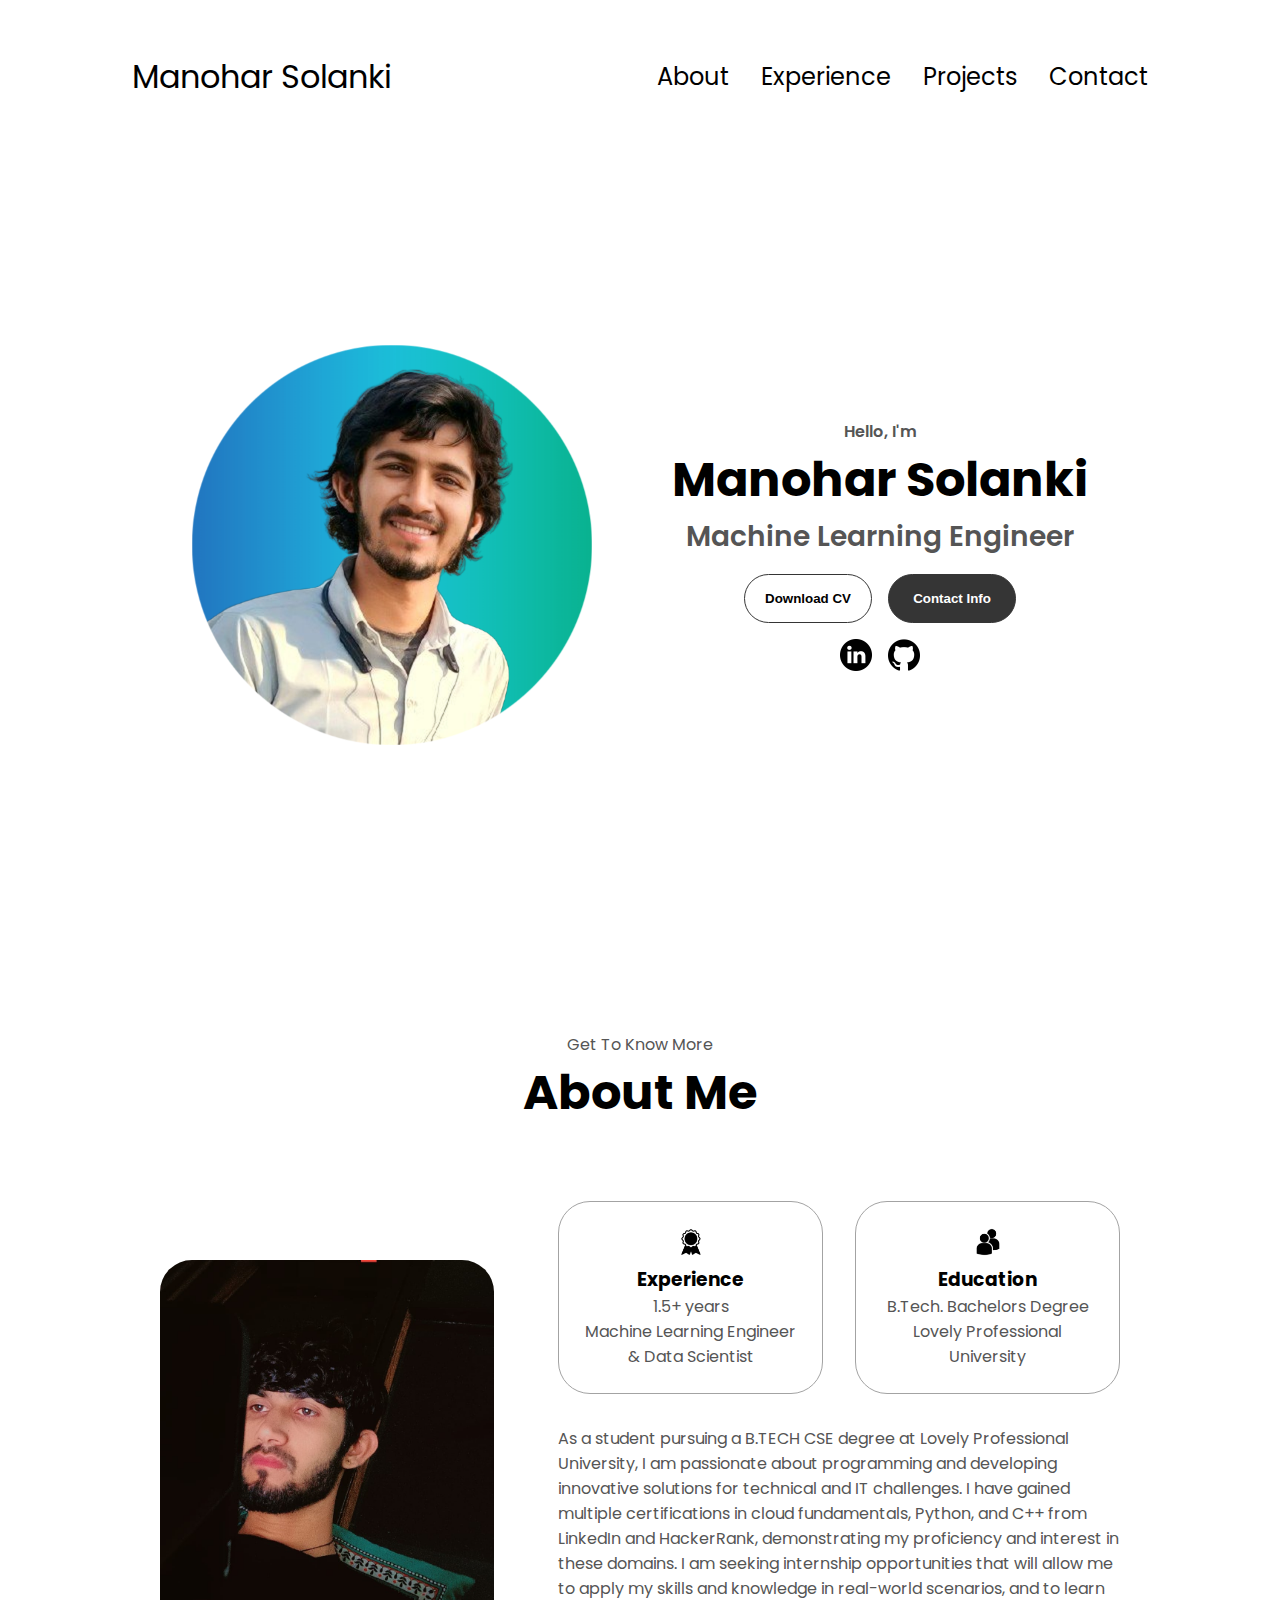
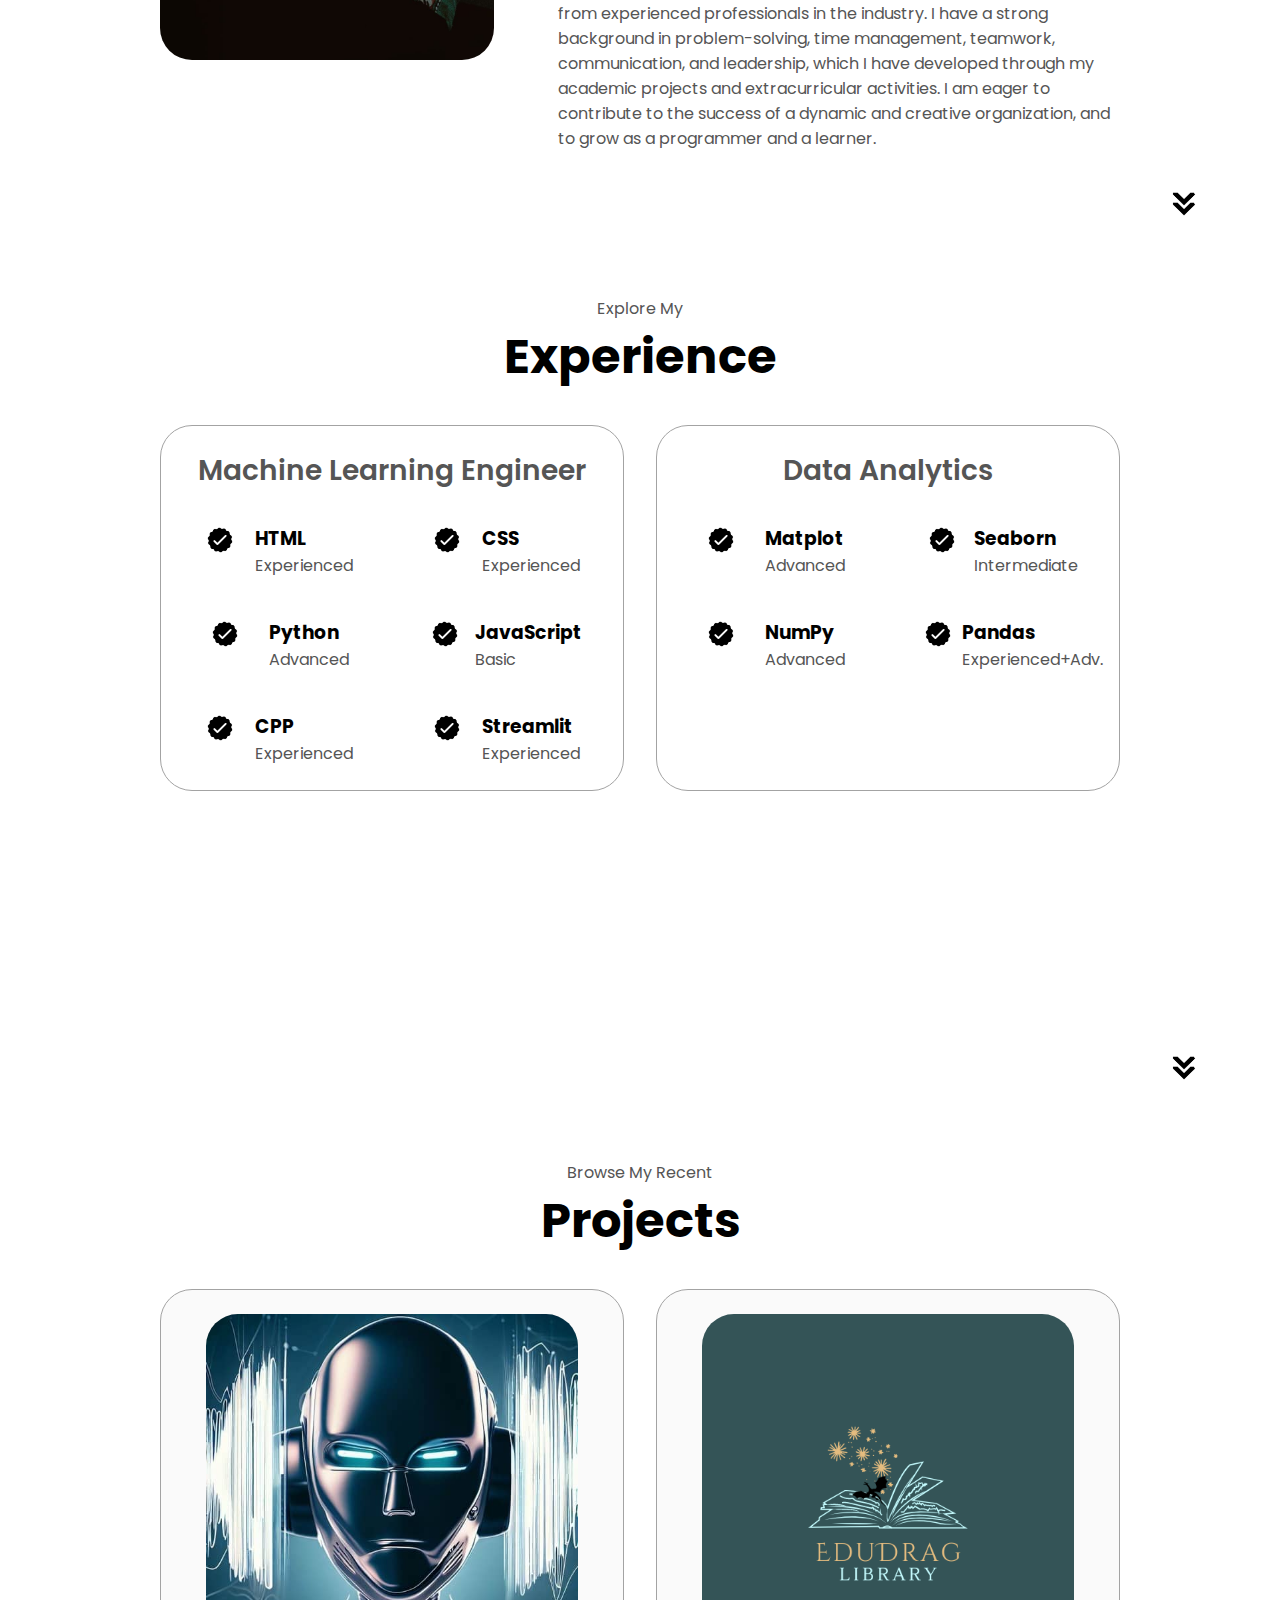
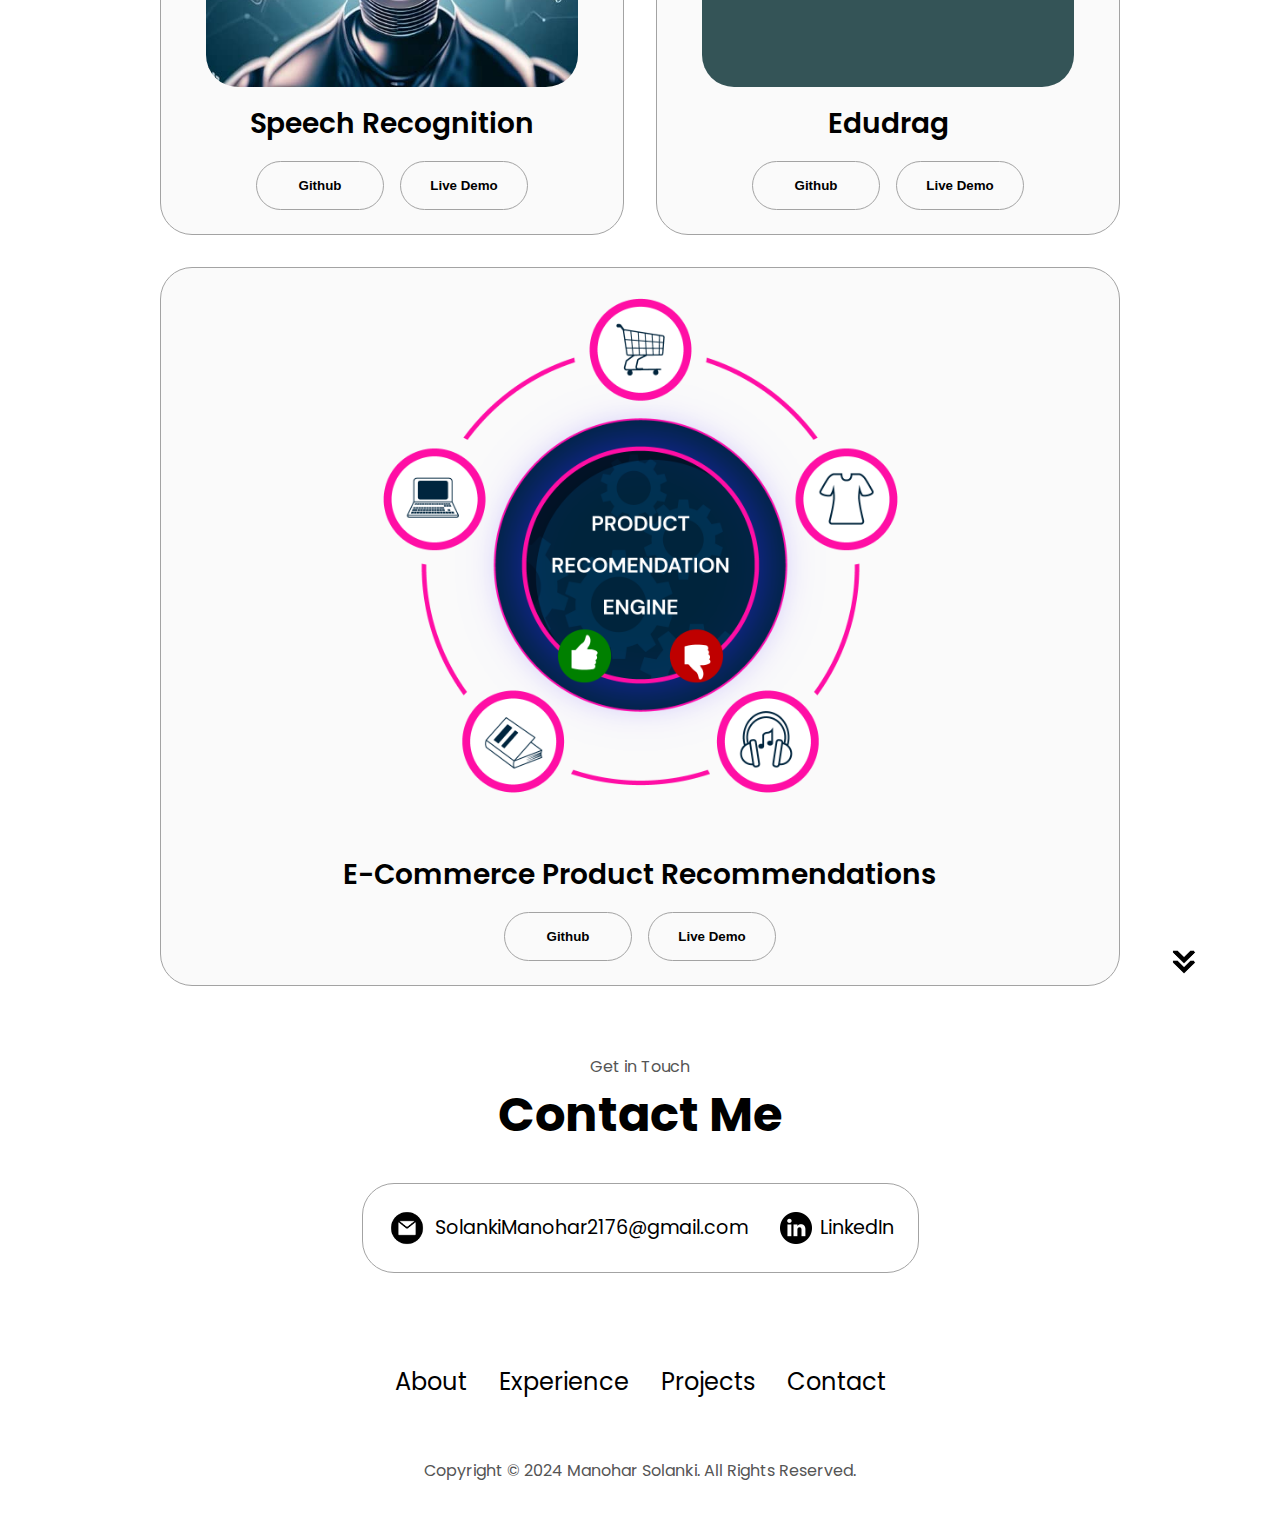
<file: index.html>
<!DOCTYPE html>
<html lang="en">
  <head>
    <meta charset="UTF-8" />
    <meta http-equiv="X-UA-Compatible" content="IE=edge" />
    <meta name="viewport" content="width=device-width, initial-scale=1.0" />
    <title>Solanki Boy</title>
    <link rel="stylesheet" href="style.css" />
    <link rel="stylesheet" href="mediaqueries.css" />
  </head>
  <body>
    <nav id="desktop-nav">
      <div class="logo">Manohar Solanki</div>
      <div>
        <ul class="nav-links">
          <li><a href="#about">About</a></li>
          <li><a href="#experience">Experience</a></li>
          <li><a href="#projects">Projects</a></li>
          <li><a href="#contact">Contact</a></li>
        </ul>
      </div>
    </nav>
    <nav id="hamburger-nav">
      <div class="logo">Manohar Solanki</div>
      <div class="hamburger-menu">
        <div class="hamburger-icon" onclick="toggleMenu()">
          <span></span>
          <span></span>
          <span></span>
        </div>
        <div class="menu-links">
          <li><a href="#about" onclick="toggleMenu()">About</a></li>
          <li><a href="#experience" onclick="toggleMenu()">Experience</a></li>
          <li><a href="#projects" onclick="toggleMenu()">Projects</a></li>
          <li><a href="#contact" onclick="toggleMenu()">Contact</a></li>
        </div>
      </div>
    </nav>
    <section id="profile">
      <div class="section__pic-container">
        <img src="./assets/profile.jpg" alt="Manohar Solanki profile picture" />
      </div>
      <div class="section__text">
        <p class="section__text__p1">Hello, I'm</p>
        <h1 class="title">Manohar Solanki</h1>
        <p class="section__text__p2">Machine Learning Engineer</p>
        <div class="btn-container">
          <button
            class="btn btn-color-2"
            onclick="window.open('./assets/Specialised CV.pdf')"
          >
            Download CV
          </button>
          <button class="btn btn-color-1" onclick="location.href='./#contact'">
            Contact Info
          </button>
        </div>
        <div id="socials-container">
          <img
            src="./assets/linkedin.png"
            alt="My LinkedIn profile"
            class="icon"
            onclick="location.href=' https://www.linkedin.com/in/mr-manohar-solanki/'"
          />
          <img
            src="./assets/github.png"
            alt="My Github profile"
            class="icon"
            onclick="location.href='https://github.com/solankiboy939'"
          />
        </div>
      </div>
    </section>
    <section id="about">
      <p class="section__text__p1">Get To Know More</p>
      <h1 class="title">About Me</h1>
      <div class="section-container">
        <div class="section__pic-container">
          <img
            src="./assets/about.jpg"
            alt="Profile picture"
            class="about-pic"
          />
        </div>
        <div class="about-details-container">
          <div class="about-containers">
            <div class="details-container">
              <img
                src="./assets/experience.png"
                alt="Experience icon"
                class="icon"
              />
              <h3>Experience</h3>
              <p>1.5+ years <br />Machine Learning Engineer & Data Scientist</p>
            </div>
            <div class="details-container">
              <img
                src="./assets/education.png"
                alt="Education icon"
                class="icon"
              />
              <h3>Education</h3>
              <p>B.Tech. Bachelors Degree<br />Lovely Professional University</p>
            </div>
          </div>
          <div class="text-container">
            <p>
              As a student pursuing a B.TECH CSE degree at Lovely Professional University, I am passionate about programming and developing innovative solutions for technical and IT challenges. I have gained multiple certifications in cloud fundamentals, Python, and C++ from LinkedIn and HackerRank, demonstrating my proficiency and interest in these domains. I am seeking internship opportunities that will allow me to apply my skills and knowledge in real-world scenarios, and to learn from experienced professionals in the industry. I have a strong background in problem-solving, time management, teamwork, communication, and leadership, which I have developed through my academic projects and extracurricular activities. I am eager to contribute to the success of a dynamic and creative organization, and to grow as a programmer and a learner.
            </p>
          </div>
        </div>
      </div>
      <img
        src="./assets/arrow.png"
        alt="Arrow icon"
        class="icon arrow"
        onclick="location.href='./#experience'"
      />
    </section>
    <section id="experience">
      <p class="section__text__p1">Explore My</p>
      <h1 class="title">Experience</h1>
      <div class="experience-details-container">
        <div class="about-containers">
          <div class="details-container">
            <h2 class="experience-sub-title">Machine Learning Engineer</h2>
            <div class="article-container">
              <article>
                <img
                  src="./assets/checkmark.png"
                  alt="Experience icon"
                  class="icon"
                />
                <div>
                  <h3>HTML</h3>
                  <p>Experienced</p>
                </div>
              </article>
              <article>
                <img
                  src="./assets/checkmark.png"
                  alt="Experience icon"
                  class="icon"
                />
                <div>
                  <h3>CSS</h3>
                  <p>Experienced</p>
                </div>
              </article>
              <article>
                <img
                  src="./assets/checkmark.png"
                  alt="Experience icon"
                  class="icon"
                />
                <div>
                  <h3>Python</h3>
                  <p>Advanced</p>
                </div>
              </article>
              <article>
                <img
                  src="./assets/checkmark.png"
                  alt="Experience icon"
                  class="icon"
                />
                <div>
                  <h3>JavaScript</h3>
                  <p>Basic</p>
                </div>
              </article>
              <article>
                <img
                  src="./assets/checkmark.png"
                  alt="Experience icon"
                  class="icon"
                />
                <div>
                  <h3>CPP</h3>
                  <p>Experienced</p>
                </div>
              </article>
              <article>
                <img
                  src="./assets/checkmark.png"
                  alt="Experience icon"
                  class="icon"
                />
                <div>
                  <h3>Streamlit</h3>
                  <p>Experienced</p>
                </div>
              </article>
            </div>
          </div>
          <div class="details-container">
            <h2 class="experience-sub-title">Data Analytics</h2>
            <div class="article-container">
              <article>
                <img
                  src="./assets/checkmark.png"
                  alt="Experience icon"
                  class="icon"
                />
                <div>
                  <h3>Matplot</h3>
                  <p>Advanced</p>
                </div>
              </article>
              <article>
                <img
                  src="./assets/checkmark.png"
                  alt="Experience icon"
                  class="icon"
                />
                <div>
                  <h3>Seaborn</h3>
                  <p>Intermediate</p>
                </div>
              </article>
              <article>
                <img
                  src="./assets/checkmark.png"
                  alt="Experience icon"
                  class="icon"
                />
                <div>
                  <h3>NumPy</h3>
                  <p>Advanced</p>
                </div>
              </article>
              <article>
                <img
                  src="./assets/checkmark.png"
                  alt="Experience icon"
                  class="icon"
                />
                <div>
                  <h3>Pandas</h3>
                  <p>Experienced+Adv.</p>
                </div>
              </article>
            </div>
          </div>
        </div>
      </div>
      <img
        src="./assets/arrow.png"
        alt="Arrow icon"
        class="icon arrow"
        onclick="location.href='./#projects'"
      />
    </section>
    <section id="projects">
      <p class="section__text__p1">Browse My Recent</p>
      <h1 class="title">Projects</h1>
      <div class="experience-details-container">
        <div class="about-containers">
          <div class="details-container color-container">
            <div class="article-container">
              <img
                src="./assets/rec.jpeg"
                alt="Project 1"
                class="project-img"
              />
            </div>
            <h2 class="experience-sub-title project-title">Speech Recognition</h2>
            <div class="btn-container">
              <button
                class="btn btn-color-2 project-btn"
                onclick="location.href='https://github.com/solankiboy939/Sense_to_action'"
              >
                Github
              </button>
              <button
                class="btn btn-color-2 project-btn"
                onclick="location.href='https://sensetoaction-87vrwkrgeyml55lgaz4bmh.streamlit.app/'"
              >
                Live Demo
              </button>
            </div>
          </div>
          <div class="details-container color-container">
            <div class="article-container">
              <img
                src="./assets/logo2.png"
                alt="Project 2"
                class="project-img"
              />
            </div>
            <h2 class="experience-sub-title project-title">Edudrag</h2>
            <!-- <p>E-Library</p> -->
            <div class="btn-container">
              <button
                class="btn btn-color-2 project-btn"
                onclick="location.href='https://github.com/Manohar-solanki/edudrag/tree/main'"
              >
                Github
              </button>
              <button
                class="btn btn-color-2 project-btn"
                onclick="location.href='https://manohar-solanki.github.io/edudrag/'"
              >
                Live Demo
              </button>
            </div>
          </div>
          <div class="details-container color-container">
            <div class="article-container">
              <img
                src="./assets/ecom.png"
                alt="Project 3"
                class="project-img"
              />
            </div>
            <h2 class="experience-sub-title project-title">E-Commerce Product Recommendations</h2>
            <div class="btn-container">
              <button
                class="btn btn-color-2 project-btn"
                onclick="location.href='https://deeptrendz-h9rnzbvwhu22rbpsxqh9kx.streamlit.app/'"
              >
                Github
              </button>
              <button
                class="btn btn-color-2 project-btn"
                onclick="location.href='https://deeptrendz-h9rnzbvwhu22rbpsxqh9kx.streamlit.app/'"
              >
                Live Demo
              </button>
            </div>
          </div>
        </div>
      </div>
      <img
        src="./assets/arrow.png"
        alt="Arrow icon"
        class="icon arrow"
        onclick="location.href='./#contact'"
      />
    </section>
    <section id="contact">
      <p class="section__text__p1">Get in Touch</p>
      <h1 class="title">Contact Me</h1>
      <div class="contact-info-upper-container">
        <div class="contact-info-container">
          <img
            src="./assets/email.png"
            alt="Email icon"
            class="icon contact-icon email-icon"
          />
          <p><a href="mailto:examplemail@gmail.com">SolankiManohar2176@gmail.com</a></p>
        </div>
        <div class="contact-info-container">
          <img
            src="./assets/linkedin.png"
            alt="LinkedIn icon"
            class="icon contact-icon"
          />
          <p><a href="https://www.linkedin.com/in/mr-manohar-solanki/">LinkedIn</a></p>
        </div>
      </div>
    </section>
    <footer>
      <nav>
        <div class="nav-links-container">
          <ul class="nav-links">
            <li><a href="#about">About</a></li>
            <li><a href="#experience">Experience</a></li>
            <li><a href="#projects">Projects</a></li>
            <li><a href="#contact">Contact</a></li>
          </ul>
        </div>
      </nav>
      <p>Copyright &#169; 2024 Manohar Solanki. All Rights Reserved.</p>
    </footer>
    <script src="script.js"></script>
  </body>
</html>
</file>
<file: style.css>
/* GENERAL */

@import url("https://fonts.googleapis.com/css2?family=Poppins:wght@300;400;500;600&display=swap");

* {
  margin: 0;
  padding: 0;
}

body {
  font-family: "Poppins", sans-serif;
}

html {
  scroll-behavior: smooth;
}

p {
  color: rgb(85, 85, 85);
}

/* TRANSITION */

a,
.btn {
  transition: all 300ms ease;
}

/* DESKTOP NAV */

nav,
.nav-links {
  display: flex;
}

nav {
  justify-content: space-around;
  align-items: center;
  height: 17vh;
}

.nav-links {
  gap: 2rem;
  list-style: none;
  font-size: 1.5rem;
}

a {
  color: black;
  text-decoration: none;
  text-decoration-color: rgb(255, 255, 255);
}

a:hover {
  color: grey;
  text-decoration: underline;
  text-underline-offset: 1rem;
  text-decoration-color: rgb(181, 181, 181);
}

.logo {
  font-size: 2rem;
}

.logo:hover {
  cursor: default;
}

/* HAMBURGER MENU */

#hamburger-nav {
  display: none;
}

.hamburger-menu {
  position: relative;
  display: inline-block;
}

.hamburger-icon {
  display: flex;
  flex-direction: column;
  justify-content: space-between;
  height: 24px;
  width: 30px;
  cursor: pointer;
}

.hamburger-icon span {
  width: 100%;
  height: 2px;
  background-color: black;
  transition: all 0.3 ease-in-out;
}

.menu-links {
  position: absolute;
  top: 100%;
  right: 0;
  background-color: rgb(255, 255, 255);
  width: fit-content;
  max-height: 0;
  overflow: hidden;
  transition: all 0.3 ease-in-out;
}

.menu-links a {
  display: block;
  padding: 10px;
  text-align: center;
  font-size: 1.5rem;
  color: black;
  text-decoration: none;
  transition: all 0.3 ease-in-out;
}

.menu-links li {
  list-style: none;
}

.menu-links.open {
  max-height: 300px;
}

.hamburger-icon.open span:first-child {
  transform: rotate(45deg) translate(10px, 5px);
}

.hamburger-icon.open span:nth-child(2) {
  opacity: 0;
}

.hamburger-icon.open span:last-child {
  transform: rotate(-45deg) translate(10px, -5px);
}

.hamburger-icon span:first-child {
  transform: none;
}

.hamburger-icon span:first-child {
  opacity: 1;
}

.hamburger-icon span:first-child {
  transform: none;
}

/* SECTIONS */

section {
  padding-top: 4vh;
  height: 96vh;
  margin: 0 10rem;
  box-sizing: border-box;
  min-height: fit-content;
}

.section-container {
  display: flex;
}

/* PROFILE SECTION */

#profile {
  display: flex;
  justify-content: center;
  gap: 5rem;
  height: 80vh;
}

.section__pic-container {
  display: flex;
  height: 400px;
  width: 400px;
  margin: auto 0;
}

.section__text {
  align-self: center;
  text-align: center;
}

.section__text p {
  font-weight: 600;
}

.section__text__p1 {
  text-align: center;
}

.section__text__p2 {
  font-size: 1.75rem;
  margin-bottom: 1rem;
}

.title {
  font-size: 3rem;
  text-align: center;
}

#socials-container {
  display: flex;
  justify-content: center;
  margin-top: 1rem;
  gap: 1rem;
}

/* ICONS */

.icon {
  cursor: pointer;
  height: 2rem;
}

/* BUTTONS */

.btn-container {
  display: flex;
  justify-content: center;
  gap: 1rem;
}

.btn {
  font-weight: 600;
  transition: all 300ms ease;
  padding: 1rem;
  width: 8rem;
  border-radius: 2rem;
}

.btn-color-1,
.btn-color-2 {
  border: rgb(53, 53, 53) 0.1rem solid;
}

.btn-color-1:hover,
.btn-color-2:hover {
  cursor: pointer;
}

.btn-color-1,
.btn-color-2:hover {
  background: rgb(53, 53, 53);
  color: rgb(255, 255, 255);
}

.btn-color-1:hover {
  background: rgb(0, 0, 0);
}

.btn-color-2 {
  background: none;
}

.btn-color-2:hover {
  border: rgb(255, 255, 255) 0.1rem solid;
}

.btn-container {
  gap: 1rem;
}

/* ABOUT SECTION */

#about {
  position: relative;
}

.about-containers {
  gap: 2rem;
  margin-bottom: 2rem;
  margin-top: 2rem;
}

.about-details-container {
  justify-content: center;
  flex-direction: column;
}

.about-containers,
.about-details-container {
  display: flex;
}

.about-pic {
  border-radius: 2rem;
}

.arrow {
  position: absolute;
  right: -5rem;
  bottom: 2.5rem;
}

.details-container {
  padding: 1.5rem;
  flex: 1;
  background: white;
  border-radius: 2rem;
  border: rgb(53, 53, 53) 0.1rem solid;
  border-color: rgb(163, 163, 163);
  text-align: center;
}

.section-container {
  gap: 4rem;
  height: 80%;
}

.section__pic-container {
  height: 400px;
  width: 400px;
  margin: auto 0;
}

/* EXPERIENCE SECTION */

#experience {
  position: relative;
}

.experience-sub-title {
  color: rgb(85, 85, 85);
  font-weight: 600;
  font-size: 1.75rem;
  margin-bottom: 2rem;
}

.experience-details-container {
  display: flex;
  justify-content: center;
  flex-direction: column;
}

.article-container {
  display: flex;
  text-align: initial;
  flex-wrap: wrap;
  flex-direction: row;
  gap: 2.5rem;
  justify-content: space-around;
}

article {
  display: flex;
  width: 10rem;
  justify-content: space-around;
  gap: 0.5rem;
}

article .icon {
  cursor: default;
}

/* PROJECTS SECTION */

#projects {
  position: relative;
}

.color-container {
  border-color: rgb(163, 163, 163);
  background: rgb(250, 250, 250);
}

.project-img {
  border-radius: 2rem;
  width: 90%;
  height: 90%;
}

.project-title {
  margin: 1rem;
  color: black;
}

.project-btn {
  color: black;
  border-color: rgb(163, 163, 163);
}

/* CONTACT */

#contact {
  display: flex;
  justify-content: center;
  flex-direction: column;
  height: 70vh;
}

.contact-info-upper-container {
  display: flex;
  justify-content: center;
  border-radius: 2rem;
  border: rgb(53, 53, 53) 0.1rem solid;
  border-color: rgb(163, 163, 163);
  background: (250, 250, 250);
  margin: 2rem auto;
  padding: 0.5rem;
}

.contact-info-container {
  display: flex;
  align-items: center;
  justify-content: center;
  gap: 0.5rem;
  margin: 1rem;
}

.contact-info-container p {
  font-size: larger;
}

.contact-icon {
  cursor: default;
}

.email-icon {
  height: 2.5rem;
}

/* FOOTER SECTION */

footer {
  height: 26vh;
  margin: 0 1rem;
}

footer p {
  text-align: center;
}
</file>
<file: mediaqueries.css>
@media screen and (max-width: 1400px) {
  #profile {
    height: 83vh;
    margin-bottom: 6rem;
  }
  .about-containers {
    flex-wrap: wrap;
  }
  #contact,
  #projects {
    height: fit-content;
  }
}

@media screen and (max-width: 1200px) {
  #desktop-nav {
    display: none;
  }
  #hamburger-nav {
    display: flex;
  }
  #experience,
  .experience-details-container {
    margin-top: 2rem;
  }
  #profile,
  .section-container {
    display: block;
  }
  .arrow {
    display: none;
  }
  section,
  .section-container {
    height: fit-content;
  }
  section {
    margin: 0 5%;
  }
  .section__pic-container {
    width: 275px;
    height: 275px;
    margin: 0 auto 2rem;
  }
  .about-containers {
    margin-top: 0;
  }
}

@media screen and (max-width: 600px) {
  #contact,
  footer {
    height: 40vh;
  }
  #profile {
    height: 83vh;
    margin-bottom: 0;
  }
  article {
    font-size: 1rem;
  }
  footer nav {
    height: fit-content;
    margin-bottom: 2rem;
  }
  .about-containers,
  .contact-info-upper-container,
  .btn-container {
    flex-wrap: wrap;
  }
  .contact-info-container {
    margin: 0;
  }
  .contact-info-container p,
  .nav-links li a {
    font-size: 1rem;
  }
  .experience-sub-title {
    font-size: 1.25rem;
  }
  .logo {
    font-size: 1.5rem;
  }
  .nav-links {
    flex-direction: column;
    gap: 0.5rem;
    text-align: center;
  }
  .section__pic-container {
    width: auto;
    height: 46vw;
    justify-content: center;
  }
  .section__text__p2 {
    font-size: 1.25rem;
  }
  .title {
    font-size: 2rem;
  }
  .text-container {
    text-align: justify;
  }
}
</file>
